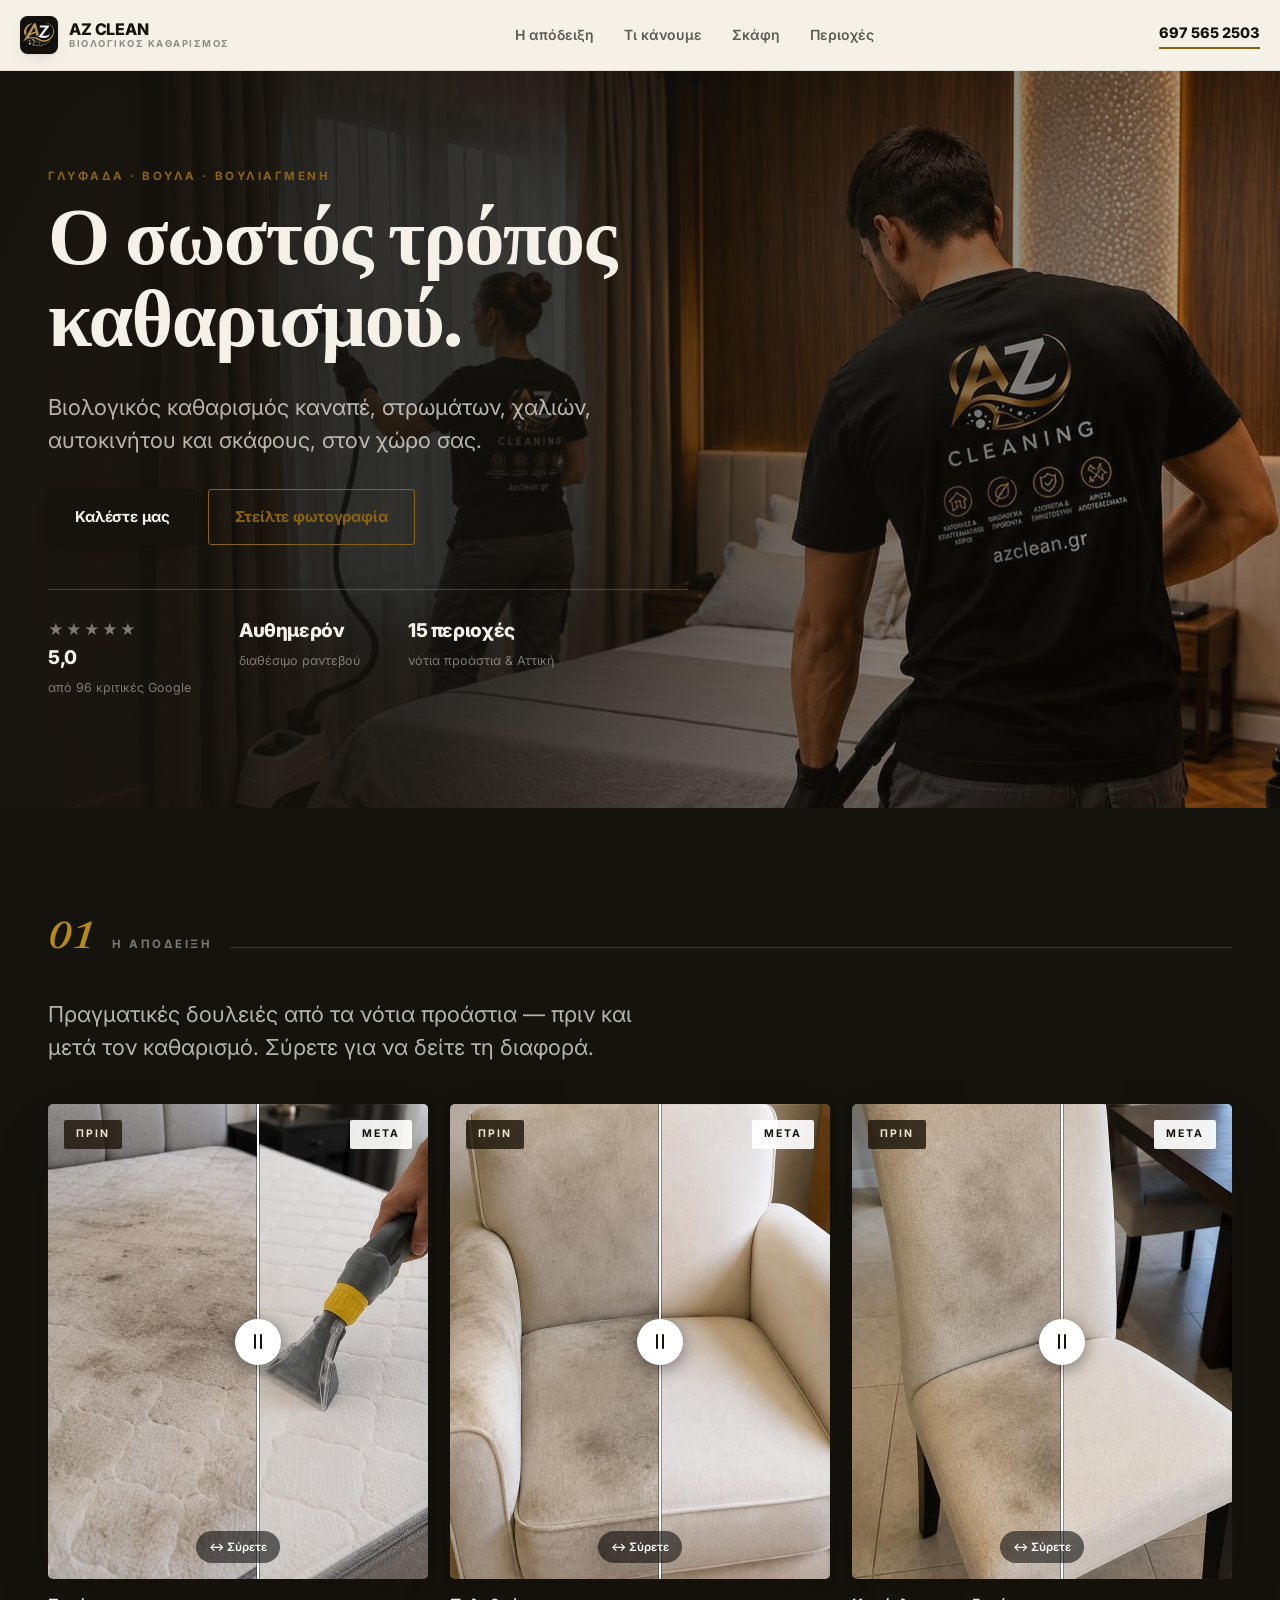
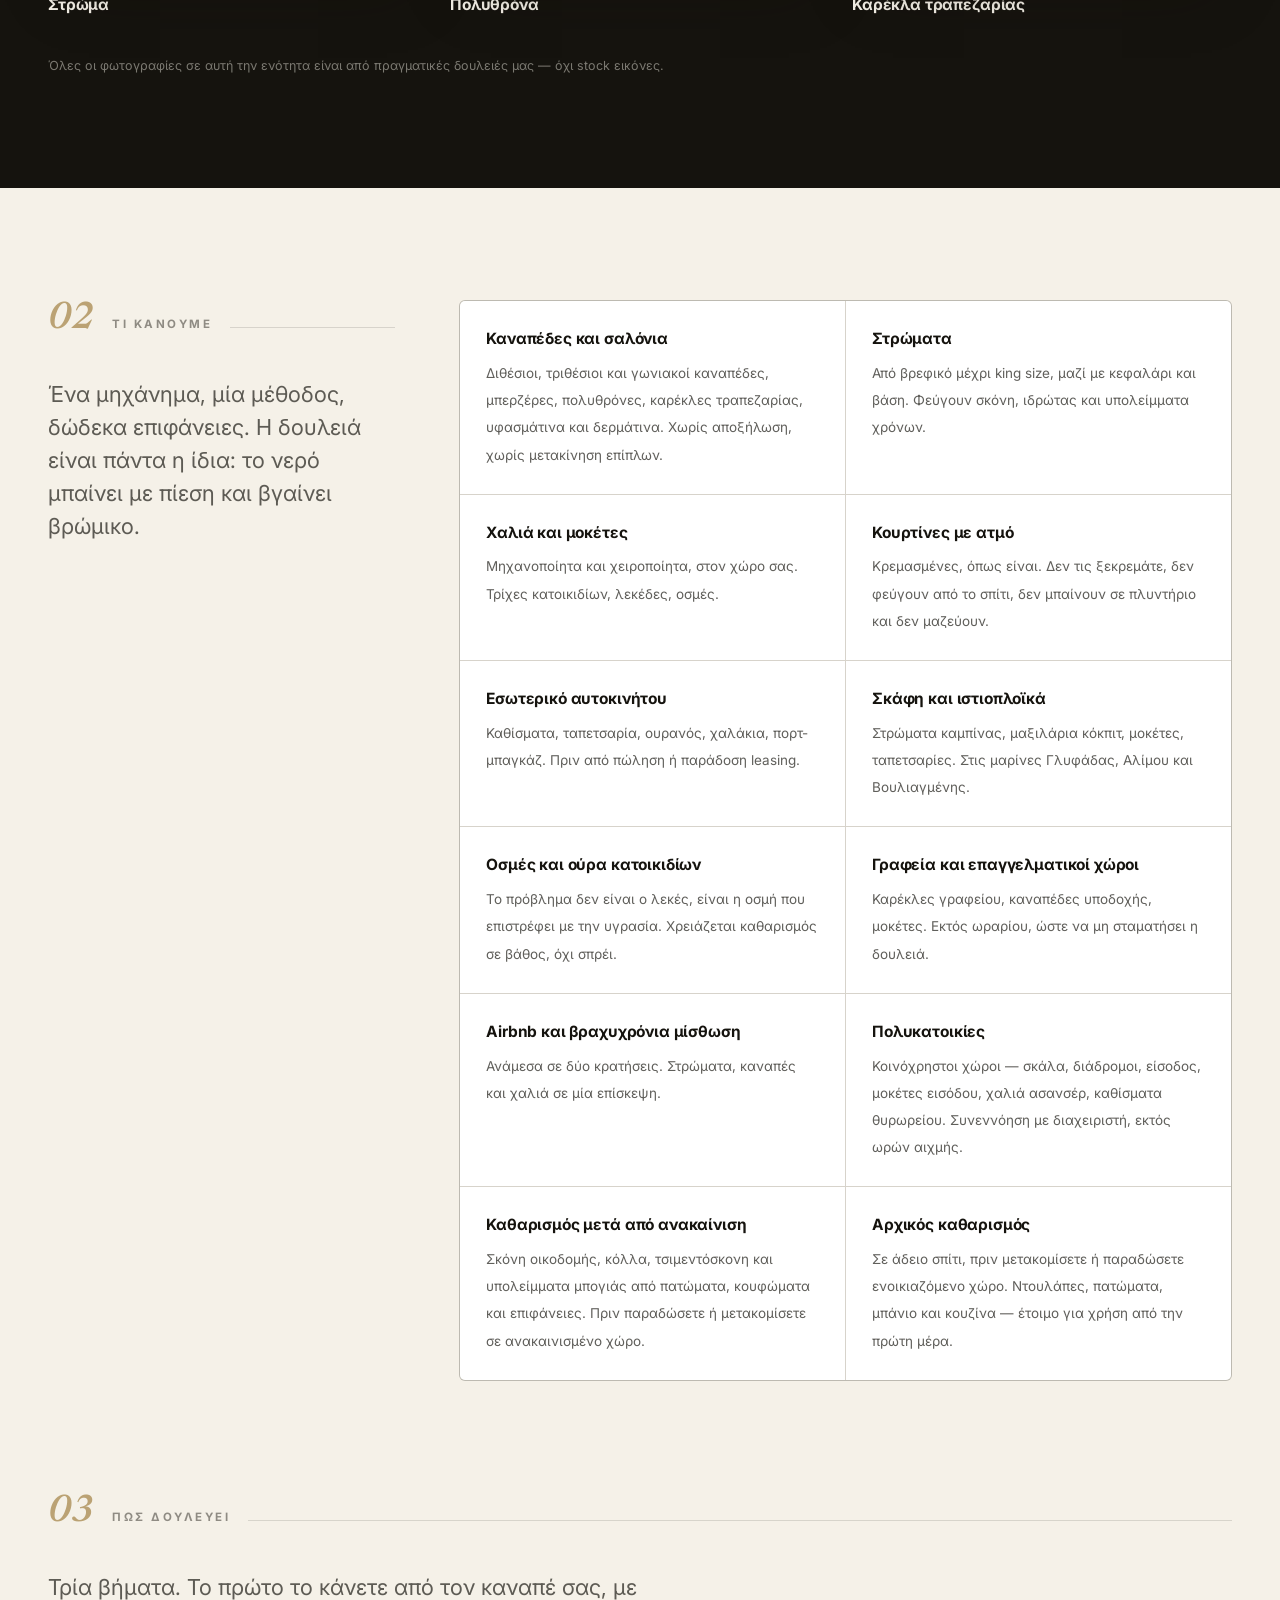
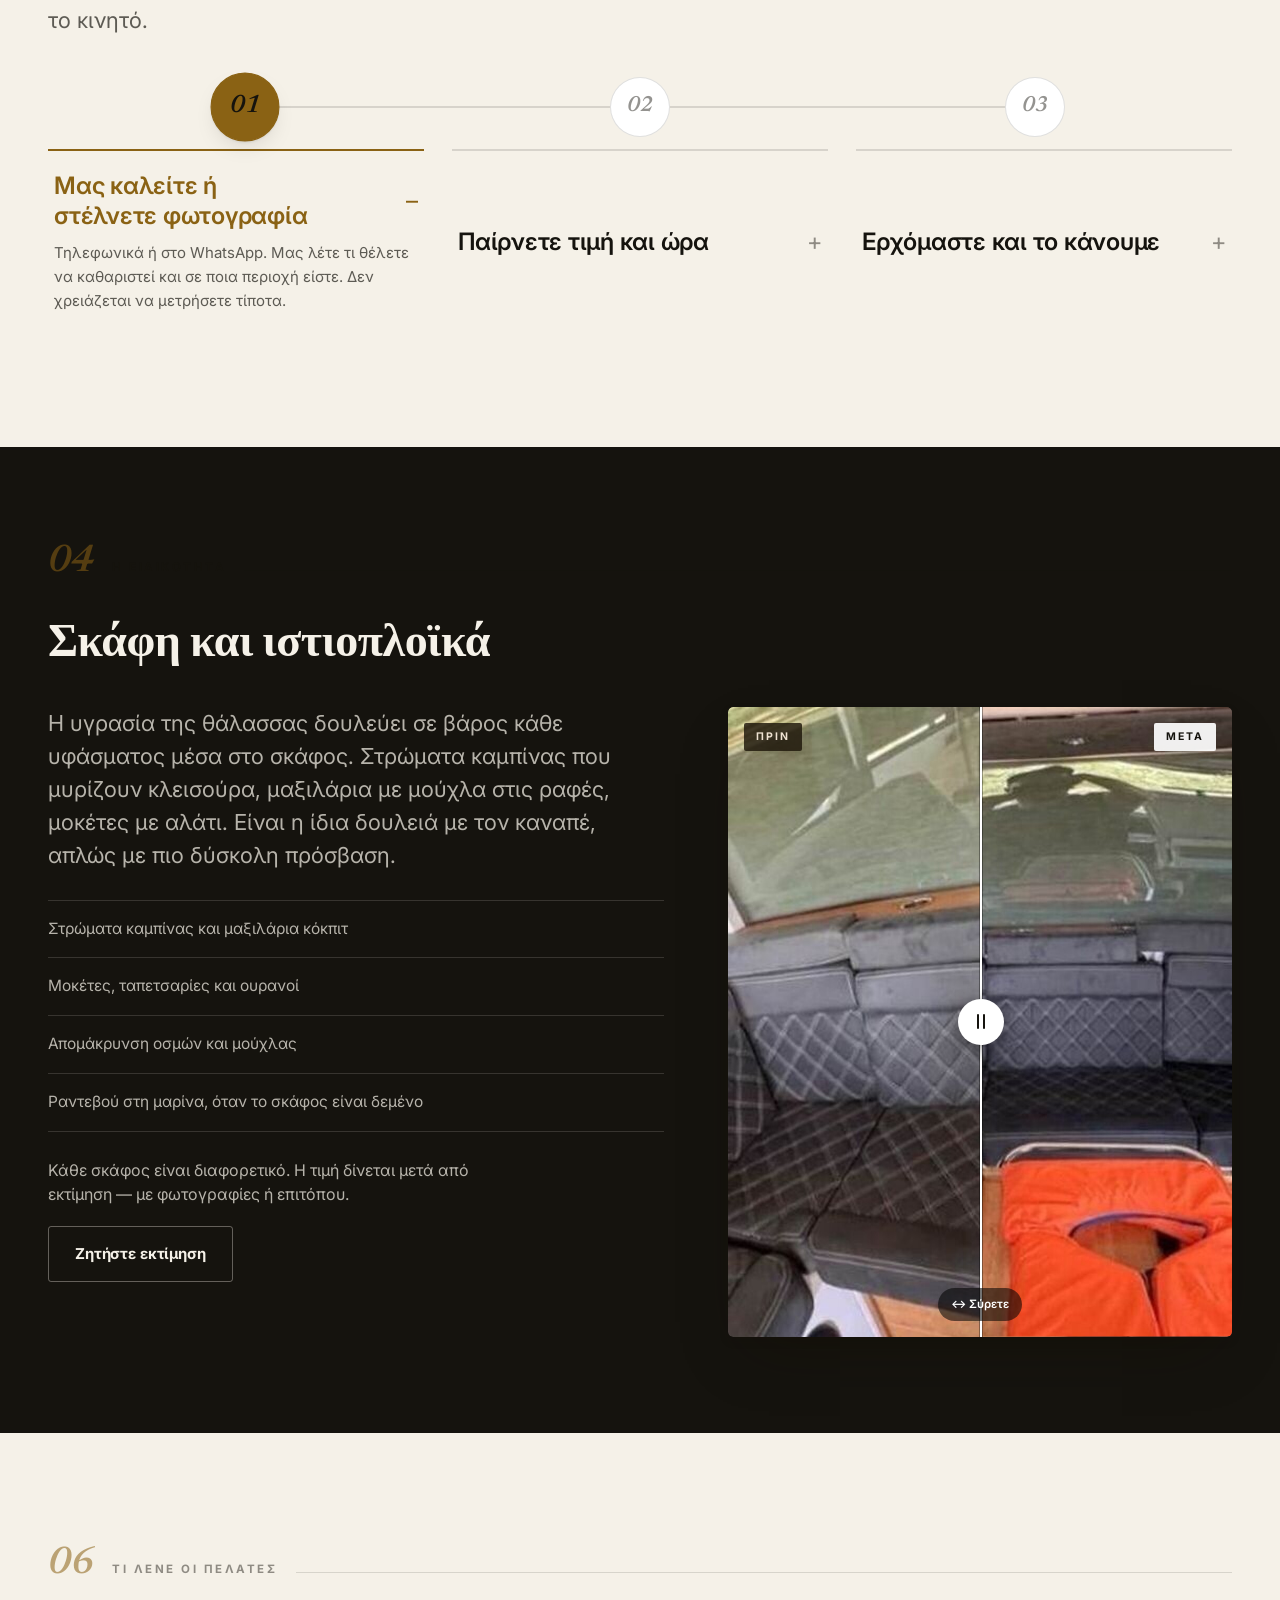
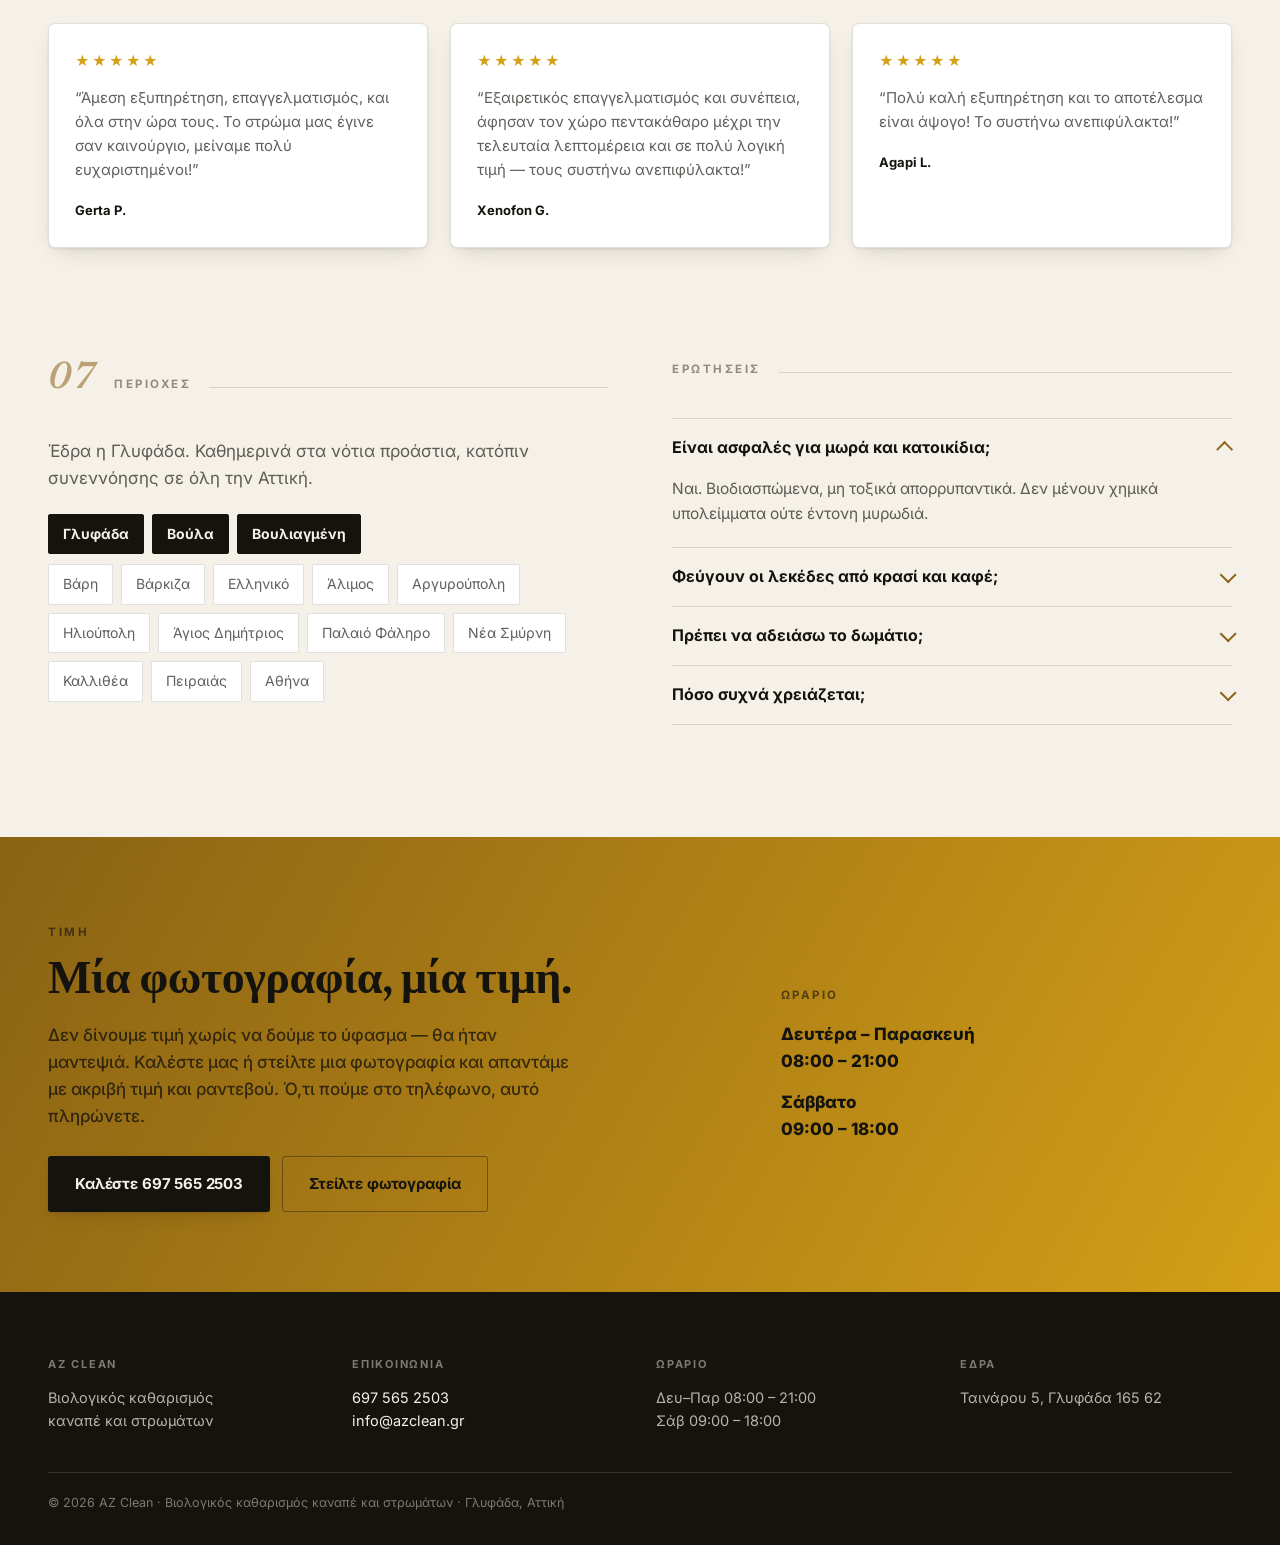
<file: index.html>
<!doctype html>
<html lang="el">
  <head>
    <meta name="google-site-verification" content="2feJA-3D3-USAhTpcT3pKFszyE4kpKDPQ5Q_X85aOo0" />
    <meta charset="UTF-8" />
    <meta name="viewport" content="width=device-width, initial-scale=1.0" />
    <meta name="description" content="Βιολογικός καθαρισμός καναπέ, στρωμάτων, χαλιών, αυτοκινήτου και σκάφους στον χώρο σας. Γλυφάδα, Βούλα, Βουλιαγμένη και όλη η Αττική." />
    <link rel="canonical" href="https://azclean.gr/" />
    <link rel="icon" type="image/svg+xml" href="/favicon.svg" />
    <link rel="icon" href="/favicon.ico" sizes="any" />
    <link rel="apple-touch-icon" href="/apple-touch-icon.png" />
    <link rel="manifest" href="/site.webmanifest" />
    <meta property="og:type" content="website" />
    <meta property="og:title" content="AZ Clean — Βιολογικός Καθαρισμός Καναπέ & Στρωμάτων | Γλυφάδα" />
    <meta property="og:description" content="Βιολογικός καθαρισμός καναπέ, στρωμάτων, χαλιών, αυτοκινήτου και σκάφους στον χώρο σας. Γλυφάδα, Βούλα, Βουλιαγμένη και όλη η Αττική." />
    <meta property="og:image" content="https://azclean.gr/og.jpg" />
    <meta property="og:url" content="https://azclean.gr/" />
    <link rel="preconnect" href="https://fonts.googleapis.com" />
    <link rel="preconnect" href="https://fonts.gstatic.com" crossorigin />
    <link
      rel="stylesheet"
      href="https://fonts.googleapis.com/css2?family=Newsreader:ital,opsz,wght@0,6..72,400;0,6..72,500;0,6..72,600;0,6..72,700;1,6..72,500;1,6..72,600&family=Inter:wght@400;500;600;700;800&display=swap"
    />
    <title>AZ Clean — Βιολογικός Καθαρισμός Καναπέ & Στρωμάτων | Γλυφάδα</title>
    <script type="application/ld+json">
      {
      "@context": "https://schema.org",
      "@type": "LocalBusiness",
      "name": "AZ Clean",
      "image": "https://azclean.gr/og.jpg",
      "url": "https://azclean.gr/",
      "telephone": "+306975652503",
      "email": "info@azclean.gr",
      "description": "Βιολογικός καθαρισμός καναπέ, στρωμάτων, χαλιών, αυτοκινήτου και σκάφους στον χώρο σας.",
      "address": {
      "@type": "PostalAddress",
      "streetAddress": "Ταινάρου 5",
      "addressLocality": "Γλυφάδα",
      "postalCode": "165 62",
      "addressCountry": "GR"
      },
      "areaServed": ["Γλυφάδα", "Βούλα", "Βουλιαγμένη", "Βάρη", "Βάρκιζα", "Ελληνικό", "Άλιμος", "Αργυρούπολη", "Ηλιούπολη", "Άγιος Δημήτριος", "Παλαιό Φάληρο", "Νέα Σμύρνη", "Καλλιθέα", "Πειραιάς", "Αθήνα"],
      "openingHoursSpecification": [
      {
      "@type": "OpeningHoursSpecification",
      "dayOfWeek": ["Monday", "Tuesday", "Wednesday", "Thursday", "Friday"],
      "opens": "08:00",
      "closes": "21:00"
      },
      {
      "@type": "OpeningHoursSpecification",
      "dayOfWeek": ["Saturday"],
      "opens": "09:00",
      "closes": "18:00"
      }
      ],
      "aggregateRating": {
      "@type": "AggregateRating",
      "ratingValue": "5.0",
      "reviewCount": "96"
      },
      "makesOffer": [
        {
          "@type": "Offer",
          "itemOffered": {
            "@type": "Service",
            "name": "Καναπέδες και σαλόνια",
            "description": "Διθέσιοι, τριθέσιοι και γωνιακοί καναπέδες, μπερζέρες, πολυθρόνες, καρέκλες τραπεζαρίας, υφασμάτινα και δερμάτινα. Χωρίς αποξήλωση, χωρίς μετακίνηση επίπλων.",
            "areaServed": "Αττική"
          }
        },
        {
          "@type": "Offer",
          "itemOffered": {
            "@type": "Service",
            "name": "Στρώματα",
            "description": "Από βρεφικό μέχρι king size, μαζί με κεφαλάρι και βάση. Φεύγουν σκόνη, ιδρώτας και υπολείμματα χρόνων.",
            "areaServed": "Αττική"
          }
        },
        {
          "@type": "Offer",
          "itemOffered": {
            "@type": "Service",
            "name": "Χαλιά και μοκέτες",
            "description": "Μηχανοποίητα και χειροποίητα, στον χώρο σας. Τρίχες κατοικιδίων, λεκέδες, οσμές.",
            "areaServed": "Αττική"
          }
        },
        {
          "@type": "Offer",
          "itemOffered": {
            "@type": "Service",
            "name": "Κουρτίνες με ατμό",
            "description": "Κρεμασμένες, όπως είναι. Δεν τις ξεκρεμάτε, δεν φεύγουν από το σπίτι, δεν μπαίνουν σε πλυντήριο και δεν μαζεύουν.",
            "areaServed": "Αττική"
          }
        },
        {
          "@type": "Offer",
          "itemOffered": {
            "@type": "Service",
            "name": "Εσωτερικό αυτοκινήτου",
            "description": "Καθίσματα, ταπετσαρία, ουρανός, χαλάκια, πορτ-μπαγκάζ. Πριν από πώληση ή παράδοση leasing.",
            "areaServed": "Αττική"
          }
        },
        {
          "@type": "Offer",
          "itemOffered": {
            "@type": "Service",
            "name": "Σκάφη και ιστιοπλοϊκά",
            "description": "Στρώματα καμπίνας, μαξιλάρια κόκπιτ, μοκέτες, ταπετσαρίες. Στις μαρίνες Γλυφάδας, Αλίμου και Βουλιαγμένης.",
            "areaServed": "Αττική"
          }
        },
        {
          "@type": "Offer",
          "itemOffered": {
            "@type": "Service",
            "name": "Οσμές και ούρα κατοικιδίων",
            "description": "Το πρόβλημα δεν είναι ο λεκές, είναι η οσμή που επιστρέφει με την υγρασία. Χρειάζεται καθαρισμός σε βάθος, όχι σπρέι.",
            "areaServed": "Αττική"
          }
        },
        {
          "@type": "Offer",
          "itemOffered": {
            "@type": "Service",
            "name": "Γραφεία και επαγγελματικοί χώροι",
            "description": "Καρέκλες γραφείου, καναπέδες υποδοχής, μοκέτες. Εκτός ωραρίου, ώστε να μη σταματήσει η δουλειά.",
            "areaServed": "Αττική"
          }
        },
        {
          "@type": "Offer",
          "itemOffered": {
            "@type": "Service",
            "name": "Airbnb και βραχυχρόνια μίσθωση",
            "description": "Ανάμεσα σε δύο κρατήσεις. Στρώματα, καναπές και χαλιά σε μία επίσκεψη.",
            "areaServed": "Αττική"
          }
        },
        {
          "@type": "Offer",
          "itemOffered": {
            "@type": "Service",
            "name": "Πολυκατοικίες",
            "description": "Κοινόχρηστοι χώροι — σκάλα, διάδρομοι, είσοδος, μοκέτες εισόδου, χαλιά ασανσέρ, καθίσματα θυρωρείου. Συνεννόηση με διαχειριστή, εκτός ωρών αιχμής.",
            "areaServed": "Αττική"
          }
        },
        {
          "@type": "Offer",
          "itemOffered": {
            "@type": "Service",
            "name": "Καθαρισμός μετά από ανακαίνιση",
            "description": "Σκόνη οικοδομής, κόλλα, τσιμεντόσκονη και υπολείμματα μπογιάς από πατώματα, κουφώματα και επιφάνειες. Πριν παραδώσετε ή μετακομίσετε σε ανακαινισμένο χώρο.",
            "areaServed": "Αττική"
          }
        },
        {
          "@type": "Offer",
          "itemOffered": {
            "@type": "Service",
            "name": "Αρχικός καθαρισμός",
            "description": "Σε άδειο σπίτι, πριν μετακομίσετε ή παραδώσετε ενοικιαζόμενο χώρο. Ντουλάπες, πατώματα, μπάνιο και κουζίνα — έτοιμο για χρήση από την πρώτη μέρα.",
            "areaServed": "Αττική"
          }
        }
      ],
      "sameAs": ["https://maps.app.goo.gl/NHvi6ATtPBUX2qsVA"]
      }
    </script>
    <script type="application/ld+json">
{
  "@context": "https://schema.org",
  "@type": "FAQPage",
  "mainEntity": [
    {
      "@type": "Question",
      "name": "Είναι ασφαλές για μωρά και κατοικίδια;",
      "acceptedAnswer": {
        "@type": "Answer",
        "text": "Ναι. Βιοδιασπώμενα, μη τοξικά απορρυπαντικά. Δεν μένουν χημικά υπολείμματα ούτε έντονη μυρωδιά."
      }
    },
    {
      "@type": "Question",
      "name": "Φεύγουν οι λεκέδες από κρασί και καφέ;",
      "acceptedAnswer": {
        "@type": "Answer",
        "text": "Στις περισσότερες περιπτώσεις ναι — ειδικά αν δεν έχει προηγηθεί απόπειρα καθαρισμού με χημικά, που συχνά μονιμοποιεί τον λεκέ. Στείλτε φωτογραφία και σας λέμε ειλικρινά τι αποτέλεσμα να περιμένετε."
      }
    },
    {
      "@type": "Question",
      "name": "Πρέπει να αδειάσω το δωμάτιο;",
      "acceptedAnswer": {
        "@type": "Answer",
        "text": "Όχι. Χρειαζόμαστε λίγα εκατοστά γύρω από το έπιπλο και μία πρίζα. Τίποτα δεν αποξηλώνεται και τίποτα δεν φεύγει από το σπίτι."
      }
    },
    {
      "@type": "Question",
      "name": "Πόσο συχνά χρειάζεται;",
      "acceptedAnswer": {
        "@type": "Answer",
        "text": "Ένα στρώμα κάθε 6 με 12 μήνες, ειδικά με αλλεργίες ή κατοικίδια. Ένας καναπές σε καθημερινή χρήση περίπου μία φορά τον χρόνο."
      }
    }
  ]
}
    </script>
    <script type="module" crossorigin src="/assets/index-LaOZBh-W.js"></script>
    <link rel="stylesheet" crossorigin href="/assets/index-BOJDo6lq.css">
  </head>
  <body>
    <div id="root"></div>
  </body>
</html>
</file>
<file: assets/index-BOJDo6lq.css>
:root{--ink: #15130e;--paper: #ffffff;--linen: #f5f1e8;--linen-deep: #eae2d0;--gold-deep: #8a6214;--gold: #b8860b;--gleam: #d4a017;--clay: #5a4632;--line: rgba(21, 19, 14, .13);--line-soft: rgba(21, 19, 14, .08);--text: #15130e;--text-70: rgba(21, 19, 14, .68);--text-45: rgba(21, 19, 14, .46);--surface: #ffffff;--on-dark: #f5f1e8;--on-dark-70: rgba(245, 241, 232, .72);--on-dark-45: rgba(245, 241, 232, .46);--dark-surface: #15130e;--shadow-1: 0 1px 2px rgba(21, 15, 4, .08), 0 8px 22px -10px rgba(21, 15, 4, .22);--shadow-2: 0 4px 10px rgba(21, 15, 4, .12), 0 26px 60px -20px rgba(21, 15, 4, .34);--ease: cubic-bezier(.22, .61, .36, 1);--serif: "Newsreader", Georgia, "Times New Roman", serif;--sans: "Inter", -apple-system, BlinkMacSystemFont, "Segoe UI", Roboto, Arial, sans-serif;color-scheme:light}@media (prefers-color-scheme: dark){:root:not([data-theme=light]){--ink: #f5f1e8;--paper: #1a160f;--linen: #15130e;--linen-deep: #211c14;--gold-deep: #d9a93b;--gold: #e3b84f;--gleam: #f0c64b;--clay: #c9b79c;--line: rgba(245, 241, 232, .16);--line-soft: rgba(245, 241, 232, .09);--text: #f1ecdf;--text-70: rgba(241, 236, 223, .72);--text-45: rgba(241, 236, 223, .48);--surface: #1e1911;--on-dark: #f5f1e8;--on-dark-70: rgba(245, 241, 232, .72);--on-dark-45: rgba(245, 241, 232, .46);--dark-surface: #0e0c08;--shadow-1: 0 1px 2px rgba(0, 0, 0, .35), 0 8px 22px -10px rgba(0, 0, 0, .5);--shadow-2: 0 4px 10px rgba(0, 0, 0, .4), 0 26px 60px -20px rgba(0, 0, 0, .6)}}:root[data-theme=dark]{--ink: #f5f1e8;--paper: #1a160f;--linen: #15130e;--linen-deep: #211c14;--gold-deep: #d9a93b;--gold: #e3b84f;--gleam: #f0c64b;--clay: #c9b79c;--line: rgba(245, 241, 232, .16);--line-soft: rgba(245, 241, 232, .09);--text: #f1ecdf;--text-70: rgba(241, 236, 223, .72);--text-45: rgba(241, 236, 223, .48);--surface: #1e1911;--on-dark: #f5f1e8;--on-dark-70: rgba(245, 241, 232, .72);--on-dark-45: rgba(245, 241, 232, .46);--dark-surface: #0e0c08;--shadow-1: 0 1px 2px rgba(0, 0, 0, .35), 0 8px 22px -10px rgba(0, 0, 0, .5);--shadow-2: 0 4px 10px rgba(0, 0, 0, .4), 0 26px 60px -20px rgba(0, 0, 0, .6);color-scheme:dark}*{box-sizing:border-box;margin:0;padding:0}html{scroll-behavior:smooth;-webkit-text-size-adjust:100%}body{background:var(--linen);color:var(--text);font-family:var(--sans);font-size:17px;line-height:1.6;-webkit-font-smoothing:antialiased;overflow-x:hidden}img{max-width:100%;display:block}button{color:inherit;font:inherit}.wrap{max-width:1240px;margin:0 auto;padding:0 28px}@media (max-width: 640px){.wrap{padding:0 20px}}a{color:inherit}.eyebrow{font-family:var(--sans);font-size:11.5px;font-weight:700;letter-spacing:.22em;text-transform:uppercase;color:var(--gold-deep)}h1,h2,h3{font-family:var(--serif);letter-spacing:-.01em;text-wrap:balance}.h1{font-size:clamp(40px,7vw,80px);font-weight:600;line-height:1.02;letter-spacing:-.02em}.h2{font-size:clamp(30px,4.4vw,46px);font-weight:600;line-height:1.08}.h3{font-size:clamp(20px,2.2vw,24px);font-weight:600;line-height:1.25;font-family:var(--sans);letter-spacing:-.01em}.lede{font-size:clamp(18px,2.1vw,22px);color:var(--text-70);max-width:44ch;line-height:1.5}.lede.on-dark{color:var(--on-dark-70)}::selection{background:var(--gleam);color:#15130e}:focus-visible{outline:3px solid var(--gold-deep);outline-offset:3px;border-radius:2px}header{position:sticky;top:0;z-index:50;background:color-mix(in srgb,var(--linen) 88%,transparent);-webkit-backdrop-filter:blur(14px) saturate(1.3);backdrop-filter:blur(14px) saturate(1.3);border-bottom:1px solid var(--line-soft)}.nav{display:flex;align-items:center;justify-content:space-between;gap:20px;padding:16px 0}.brand{display:flex;align-items:center;gap:11px;text-decoration:none;color:inherit}.mark{width:38px;height:38px;border-radius:20%;overflow:hidden;flex:0 0 38px;box-shadow:var(--shadow-1)}.mark img{width:100%;height:100%;object-fit:contain;display:block}.bn{display:flex;flex-direction:column;line-height:1.14}.bn b{font-size:16px;font-weight:800;letter-spacing:-.01em;font-family:var(--sans)}.bn small{font-size:9.5px;font-weight:700;letter-spacing:.16em;text-transform:uppercase;color:var(--text-45)}.navlinks{display:flex;gap:30px;align-items:center}.navlinks a{text-decoration:none;font-size:14px;font-weight:600;color:var(--text-70);position:relative;padding:4px 0}.navlinks a:after{content:"";position:absolute;left:0;right:0;bottom:-2px;height:1.5px;background:var(--gold-deep);transform:scaleX(0);transition:transform .3s var(--ease)}.navlinks a:hover{color:var(--text)}.navlinks a:hover:after{transform:scaleX(1)}.navlinks a.cta-link{color:var(--gold-deep)}.telbtn{display:inline-flex;align-items:center;gap:8px;text-decoration:none;font-weight:800;font-size:14.5px;color:var(--text);border-bottom:2px solid var(--gold-deep);padding-bottom:2px;white-space:nowrap}@media (max-width: 980px){.navlinks{display:none}}.btn{display:inline-flex;align-items:center;justify-content:center;gap:8px;text-decoration:none;font-weight:700;font-size:15px;padding:15px 26px;border-radius:3px;letter-spacing:-.01em;min-height:50px;border:1.5px solid transparent;transition:transform .12s var(--ease),background .2s var(--ease),box-shadow .2s var(--ease),border-color .2s var(--ease),color .2s var(--ease);cursor:pointer;font-family:var(--sans)}.btn:active{transform:translateY(1px)}.btn-dark{background:var(--ink);color:var(--linen);box-shadow:var(--shadow-1)}.btn-dark:hover{box-shadow:var(--shadow-2)}@media (prefers-color-scheme: dark){.btn-dark{color:#15130e}}:root[data-theme=dark] .btn-dark{color:#15130e}.btn-gold{background:transparent;border-color:var(--gold-deep);color:var(--gold-deep)}.btn-gold:hover{background:var(--gold-deep);color:var(--linen)}.btn-ghost{border-color:var(--line);color:var(--text)}.btn-ghost:hover{border-color:var(--gold-deep);color:var(--gold-deep)}.btn-onDark{border-color:#f5f1e859;color:var(--on-dark)}.btn-onDark:hover{background:#f5f1e81f;border-color:var(--on-dark)}.btn-block{width:100%}.btn[disabled]{opacity:.5;cursor:not-allowed}.hero{position:relative;padding:96px 0 108px;background-size:cover;background-position:center 32%;background-repeat:no-repeat;isolation:isolate}.hero:before{content:"";position:absolute;top:0;right:0;bottom:0;left:0;z-index:-1;background:linear-gradient(100deg,#13110cf0,#13110cd6 38%,#13110c80 70%,#13110c3d)}.hero .facts{border-top-color:#f5f1e833}.hero .fact span{color:var(--on-dark-45)}.hero-grid{display:grid;grid-template-columns:1fr}.hero-photo{display:none}@media (max-width: 940px){.hero{padding:64px 0;background-image:none!important}.hero:before{display:none}.hero-photo{display:block;width:100%;height:auto;border-radius:6px;box-shadow:var(--shadow-2);margin:26px 0 6px}}.hero-copy{max-width:640px}.hero-copy .eyebrow{margin-bottom:20px;display:block}.hero h1{margin-bottom:22px}.hero .lede{margin-bottom:32px}.hero .acts{display:flex;gap:12px;flex-wrap:wrap;margin-bottom:44px}.marketing-banner{max-width:1240px;margin:0 auto 56px;padding:0 28px}.marketing-banner img{width:100%;height:auto;display:block;border-radius:6px;box-shadow:var(--shadow-2)}.facts{display:flex;flex-wrap:wrap;gap:28px 48px;padding-top:26px;border-top:1px solid var(--line)}.fact b{display:block;font-size:19px;font-weight:800;font-family:var(--sans);letter-spacing:-.02em}.fact span{font-size:12.5px;color:var(--text-45)}.fact .stars{color:var(--gleam);letter-spacing:2px;font-size:15px}section{padding:112px 0}@media (max-width: 820px){section{padding:72px 0}}.shead{display:flex;align-items:baseline;gap:18px;margin-bottom:40px}.shead .no{font-family:var(--serif);font-style:italic;font-size:clamp(26px,3.6vw,38px);font-weight:600;color:var(--gold-deep);opacity:.55;line-height:1}.shead .label{font-size:11.5px;font-weight:700;letter-spacing:.22em;text-transform:uppercase;color:var(--text-45)}.shead .rule{flex:1;height:1px;background:var(--line)}.dark-section{background:var(--dark-surface);color:var(--on-dark)}.dark-section .shead .label{color:var(--on-dark-45)}.dark-section .shead .rule{background:#f5f1e829}.dark-section .shead .no{color:var(--gleam);opacity:.85}.proof-note{color:var(--on-dark-45);font-size:12.5px;margin-top:36px}.proof-main{margin-bottom:22px}.proof-row{display:grid;grid-template-columns:1.1fr .9fr;gap:22px}@media (max-width: 760px){.proof-row{grid-template-columns:1fr}}.proof-grid{display:grid;grid-template-columns:repeat(3,1fr);gap:22px;margin-bottom:26px}@media (max-width: 900px){.proof-grid{grid-template-columns:1fr;max-width:420px;margin-left:auto;margin-right:auto}}.cmp{position:relative;width:100%;overflow:hidden;touch-action:pan-y;cursor:ew-resize;background:#0e0c08;box-shadow:var(--shadow-2);border-radius:5px;user-select:none;-webkit-user-select:none;aspect-ratio:16 / 10}.cmp.tall{aspect-ratio:4 / 5}.cmp img{position:absolute;top:0;right:0;bottom:0;left:0;width:100%;height:100%;object-fit:cover;display:block}.cmp .after-layer{clip-path:inset(0 0 0 var(--p, 58%))}.cmp .edge{position:absolute;top:0;bottom:0;pointer-events:none;left:clamp(1.5%,var(--p, 58%),98.5%);width:2px;background:#fff;box-shadow:0 0 0 1px #00000059,0 0 26px #ffffff80}.cmp .grip{position:absolute;top:50%;left:50%;transform:translate(-50%,-50%);width:46px;height:46px;border-radius:50%;pointer-events:none;background:#fff;box-shadow:0 4px 18px #00000073;display:flex;align-items:center;justify-content:center;gap:4px;transition:transform .16s var(--ease)}.cmp.dragging .grip{transform:translate(-50%,-50%) scale(1.08)}.cmp .grip i{width:2px;height:15px;background:#15130e;border-radius:2px}.cmp .rng{position:absolute;top:0;right:0;bottom:0;left:0;width:100%;height:100%;opacity:0;margin:0;cursor:ew-resize}.cmp .tag{position:absolute;top:16px;padding:6px 12px;font-size:10.5px;font-weight:700;letter-spacing:.18em;text-transform:uppercase;pointer-events:none;border-radius:2px}.cmp .tag.l{left:16px;background:#1e160ad1;color:#efe3d2}.cmp .tag.r{right:16px;background:#ffffffeb;color:#15130e}.cmp .drag-hint{position:absolute;left:50%;bottom:16px;transform:translate(-50%);display:flex;align-items:center;gap:7px;background:#0000008c;color:#fff;font-size:11.5px;font-weight:600;padding:7px 13px;border-radius:20px;pointer-events:none;transition:opacity .35s var(--ease)}.cmp.touched .drag-hint{opacity:0}.shot{position:relative;width:100%;aspect-ratio:4 / 5;border-radius:5px;overflow:hidden;box-shadow:var(--shadow-2)}.shot img{width:100%;height:100%;object-fit:cover}.shot .tag{position:absolute;top:16px;left:16px;background:#ffffffeb;color:#15130e;padding:6px 12px;font-size:10.5px;font-weight:700;letter-spacing:.18em;text-transform:uppercase;border-radius:2px}.cap{margin-top:14px;font-size:14px;color:var(--on-dark-70)}.cap b{display:block;color:var(--on-dark);font-size:15.5px;font-family:var(--sans);letter-spacing:-.01em;margin-bottom:2px}.stat-panel{position:relative;width:100%;aspect-ratio:4 / 5;border-radius:5px;overflow:hidden;box-shadow:var(--shadow-2);background:linear-gradient(150deg,var(--gold-deep),var(--gleam));color:#15130e;display:flex;flex-direction:column;justify-content:center;gap:10px;padding:34px}.stat-panel .stars{color:#15130e;letter-spacing:3px;font-size:17px;opacity:.72}.stat-panel .num{font-family:var(--serif);font-style:italic;font-weight:600;font-size:clamp(44px,6vw,58px);line-height:1}.stat-panel p{font-size:14.5px;font-weight:600;max-width:22ch;line-height:1.5}.split{display:grid;grid-template-columns:.62fr 1.38fr;gap:64px}@media (max-width: 940px){.split{grid-template-columns:1fr;gap:32px}}.sticky-lede{position:sticky;top:100px;align-self:start}@media (max-width: 940px){.sticky-lede{position:static}}.svcgrid{display:grid;grid-template-columns:repeat(2,1fr);gap:1px;background:var(--line);border:1px solid var(--line);border-radius:6px;overflow:hidden}@media (max-width: 640px){.svcgrid{grid-template-columns:1fr}}.svc{background:var(--surface);padding:26px}.svc b{display:block;font-size:15.5px;font-weight:700;margin-bottom:7px;letter-spacing:-.01em;font-family:var(--sans)}.svc span{font-size:13.5px;color:var(--text-70);line-height:1.55}.stepper{margin-top:8px;position:relative}.stepper-track{position:relative;display:grid;grid-template-columns:repeat(3,1fr);height:60px;margin-bottom:12px}.stepper-track .rail{position:absolute;top:29px;left:calc(100% / 6);right:calc(100% / 6);height:2px;background:var(--line)}.stepper-track .rail-fill{position:absolute;top:29px;left:calc(100% / 6);height:2px;background:var(--gold-deep);transition:width .45s var(--ease)}.stepper-node{position:relative;z-index:1;width:60px;height:60px;border-radius:50%;border:1.5px solid var(--line);background:var(--surface);color:var(--text-45);font-family:var(--serif);font-style:italic;font-weight:600;font-size:22px;display:flex;align-items:center;justify-content:center;cursor:pointer;margin:0 auto;transition:transform .3s var(--ease),background .3s var(--ease),border-color .3s var(--ease),color .3s var(--ease);padding:0}.stepper-node:hover{border-color:var(--gold-deep);color:var(--gold-deep)}.stepper-node.active{background:var(--gold-deep);border-color:var(--gold-deep);color:#15130e;transform:scale(1.15);box-shadow:var(--shadow-1)}.stepper-node.done{border-color:var(--gold-deep);color:var(--gold-deep)}@media (max-width: 820px){.stepper-track{display:none}}.stepper-panels{display:grid;grid-template-columns:repeat(3,1fr);gap:28px}@media (max-width: 820px){.stepper-panels{grid-template-columns:1fr;gap:0}}.stepper-panel{text-align:left;background:none;border:none;border-top:2px solid var(--line);padding:20px 6px 22px;cursor:pointer;transition:border-color .3s var(--ease);font-family:var(--sans);width:100%;color:var(--text);-webkit-appearance:none;-moz-appearance:none;appearance:none}.stepper-panel.active{border-color:var(--gold-deep)}.stepper-panel-num{display:none}@media (max-width: 820px){.stepper-panel-num{display:inline-block;font-family:var(--serif);font-style:italic;font-weight:600;font-size:20px;color:var(--text-45);margin-bottom:6px;transition:color .3s var(--ease)}.stepper-panel.active .stepper-panel-num{color:var(--gold-deep)}}.stepper-panel h3{margin-bottom:0;transition:color .3s var(--ease);display:flex;align-items:center;gap:10px;color:var(--text)}.stepper-panel.active h3{color:var(--gold-deep)}.stepper-panel h3:after{content:"+";font-family:var(--sans);font-weight:400;color:var(--text-45);margin-left:auto;transition:transform .3s var(--ease)}.stepper-panel.active h3:after{content:"–";color:var(--gold-deep)}.stepper-desc{color:var(--text-70);font-size:15px;max-width:42ch;overflow:hidden;max-height:0;opacity:0;transition:max-height .4s var(--ease),opacity .3s var(--ease),margin-top .3s var(--ease);margin-top:0}.stepper-panel.active .stepper-desc{max-height:220px;opacity:1;margin-top:10px}.cta-gold{background:linear-gradient(120deg,var(--gold-deep),var(--gleam))}.cta-gold-inner{padding:80px 28px;display:grid;grid-template-columns:1.2fr .8fr;gap:56px;align-items:center;max-width:1240px;margin:0 auto}@media (max-width: 940px){.cta-gold-inner{grid-template-columns:1fr;padding:56px 20px;gap:28px}}.cta-gold *{color:#15130e}.cta-gold .eyebrow{color:#15130e;opacity:.62}.cta-gold p{opacity:.78;margin-top:12px;max-width:48ch;font-weight:500}.cta-gold .acts{margin-top:26px;display:flex;gap:12px;flex-wrap:wrap}.cta-gold .btn-dark{background:#15130e;color:#f5f1e8!important}.cta-gold .btn-dark *{color:#f5f1e8!important}.cta-gold .btn-ghost{border-color:#15130e66}.cta-gold .btn-ghost:hover{background:#15130e1a}.cta-gold .sched b{display:block;font-weight:800;margin:14px 0 6px}.band{background:var(--dark-surface);color:var(--on-dark)}.band .wrap{padding:96px 28px}@media (max-width: 820px){.band .wrap{padding:64px 20px}}.band-grid{display:grid;grid-template-columns:1.1fr .9fr;gap:64px;align-items:start;margin-top:36px}@media (max-width: 940px){.band-grid{grid-template-columns:1fr;gap:32px}}.band ul{list-style:none;display:grid;gap:0}.band li{padding:16px 0;border-top:1px solid rgba(245,241,232,.15);font-size:15.5px;color:var(--on-dark-70)}.band li:last-child{border-bottom:1px solid rgba(245,241,232,.15)}.band-photo{border-radius:5px;overflow:hidden;box-shadow:var(--shadow-2)}.booking-wrap{display:grid;grid-template-columns:1fr 1.15fr;gap:56px;align-items:start}@media (max-width: 940px){.booking-wrap{grid-template-columns:1fr;gap:32px}}.booking-card{background:var(--surface);border:1px solid var(--line);border-radius:8px;box-shadow:var(--shadow-1);padding:32px}.demo-flag{display:inline-flex;align-items:center;gap:8px;background:var(--linen-deep);border:1px solid var(--line);color:var(--clay);font-size:11.5px;font-weight:700;letter-spacing:.1em;text-transform:uppercase;padding:7px 12px;border-radius:20px;margin-bottom:22px}.demo-flag i{width:6px;height:6px;border-radius:50%;background:var(--gold-deep)}.bk-row{margin-bottom:22px}.bk-row label{display:block;font-size:12px;font-weight:700;letter-spacing:.08em;text-transform:uppercase;color:var(--text-45);margin-bottom:10px}.bk-pills{display:flex;flex-wrap:wrap;gap:8px}.bk-pill{padding:9px 15px;border:1.5px solid var(--line);border-radius:20px;font-size:13.5px;font-weight:600;background:var(--surface);color:var(--text-70);cursor:pointer;transition:border-color .18s var(--ease),color .18s var(--ease),background .18s var(--ease)}.bk-pill:hover{border-color:var(--gold-deep)}.bk-pill.active{background:var(--ink);border-color:var(--ink);color:var(--linen)}.bk-days{display:grid;grid-template-columns:repeat(7,1fr);gap:6px}.bk-day{padding:10px 4px;border:1.5px solid var(--line);border-radius:6px;background:var(--surface);cursor:pointer;text-align:center;font-size:12.5px;font-weight:600;color:var(--text-70)}.bk-day span{display:block;font-size:15px;font-weight:800;color:var(--text);margin-top:2px}.bk-day.active{background:var(--ink);border-color:var(--ink);color:var(--linen)}.bk-day.active span{color:var(--linen)}.bk-day[disabled]{opacity:.35;cursor:not-allowed}.bk-slots{display:grid;grid-template-columns:repeat(4,1fr);gap:8px}@media (max-width: 480px){.bk-slots{grid-template-columns:repeat(3,1fr)}}.bk-slot{padding:10px 6px;border:1.5px solid var(--line);border-radius:6px;background:var(--surface);cursor:pointer;font-size:13px;font-weight:600;color:var(--text-70);font-variant-numeric:tabular-nums}.bk-slot.active{background:var(--ink);border-color:var(--ink);color:var(--linen)}.bk-summary{border-top:1px solid var(--line);margin-top:26px;padding-top:22px}.bk-summary-row{display:flex;justify-content:space-between;font-size:14px;padding:6px 0;color:var(--text-70)}.bk-summary-row b{color:var(--text);font-weight:700}.bk-confirm-msg{background:var(--linen-deep);border:1px solid var(--line);border-radius:6px;padding:18px 20px;font-size:13.5px;color:var(--clay);line-height:1.55;margin-top:18px}.bk-side .h3{margin-bottom:14px}.bk-side p{color:var(--text-70);font-size:15px;margin-bottom:22px;max-width:46ch}.bk-side-card{display:flex;gap:14px;align-items:flex-start;padding:18px 0;border-top:1px solid var(--line)}.bk-side-card:first-of-type{border-top:none}.bk-side-card b{display:block;font-size:14.5px;margin-bottom:3px}.bk-side-card span{font-size:13.5px;color:var(--text-70)}.revs{display:grid;grid-template-columns:repeat(auto-fit,minmax(270px,1fr));gap:22px}.rev{background:var(--surface);border:1px solid var(--line);border-radius:7px;padding:26px;box-shadow:var(--shadow-1)}.rev .st{color:var(--gleam);letter-spacing:2px;font-size:14px;margin-bottom:14px}.rev p{font-size:15px;color:var(--text-70);margin-bottom:18px;line-height:1.6}.rev .who{font-size:13px;font-weight:700}.two{display:grid;grid-template-columns:1fr 1fr;gap:64px}@media (max-width: 940px){.two{grid-template-columns:1fr;gap:40px}}.chips{display:flex;flex-wrap:wrap;gap:8px}.chip{padding:8px 14px;border:1px solid var(--line);border-radius:2px;font-size:14px;color:var(--text-70);background:var(--surface)}.chip.core{background:var(--ink);border-color:var(--ink);color:var(--linen);font-weight:700}details{border-top:1px solid var(--line)}details:last-of-type{border-bottom:1px solid var(--line)}summary{font-weight:700;font-size:16px;cursor:pointer;list-style:none;display:flex;justify-content:space-between;gap:16px;min-height:58px;align-items:center;font-family:var(--sans)}summary::-webkit-details-marker{display:none}summary:after{content:"";width:10px;height:10px;flex:0 0 10px;border-right:2px solid var(--gold-deep);border-bottom:2px solid var(--gold-deep);transform:rotate(45deg) translateY(-3px);transition:transform .25s var(--ease)}details[open] summary:after{transform:rotate(-135deg) translateY(-2px)}details p{color:var(--text-70);font-size:15.5px;padding-bottom:20px;max-width:60ch}footer{background:var(--dark-surface);color:var(--on-dark-70);padding:64px 0 32px;font-size:14.5px}.fgrid{display:grid;grid-template-columns:repeat(auto-fit,minmax(180px,1fr));gap:32px;margin-bottom:40px}footer .flabel{color:var(--on-dark-45);font-size:11px;font-weight:700;letter-spacing:.16em;text-transform:uppercase;margin-bottom:12px}footer a{color:var(--on-dark);text-decoration:none}footer a:hover{text-decoration:underline}.fine{border-top:1px solid rgba(245,241,232,.15);padding-top:20px;font-size:12.5px;color:var(--on-dark-45);display:flex;justify-content:space-between;flex-wrap:wrap;gap:10px}.stickybar{position:fixed;left:0;right:0;bottom:0;z-index:80;display:none;gap:8px;padding:10px;background:color-mix(in srgb,var(--linen) 92%,transparent);border-top:1px solid var(--line);-webkit-backdrop-filter:blur(14px) saturate(1.3);backdrop-filter:blur(14px) saturate(1.3)}.stickybar a,.stickybar button{flex:1;font-size:13.5px;padding:13px 8px;min-height:auto}@media (max-width: 940px){.stickybar{display:flex}body{padding-bottom:74px}}.rv{opacity:0;transform:translateY(18px)}.rv.in{opacity:1;transform:none;transition:opacity .8s var(--ease) var(--d, 0ms),transform .8s var(--ease) var(--d, 0ms)}@media (prefers-reduced-motion: reduce){html{scroll-behavior:auto}.rv{opacity:1!important;transform:none!important}*{transition:none!important;animation:none!important}}.dev-banner{background:var(--gold-deep);color:#15130e;text-align:center;font-size:13px;font-weight:700;padding:10px 16px;letter-spacing:.01em}.dev-banner b{font-weight:800}
</file>
